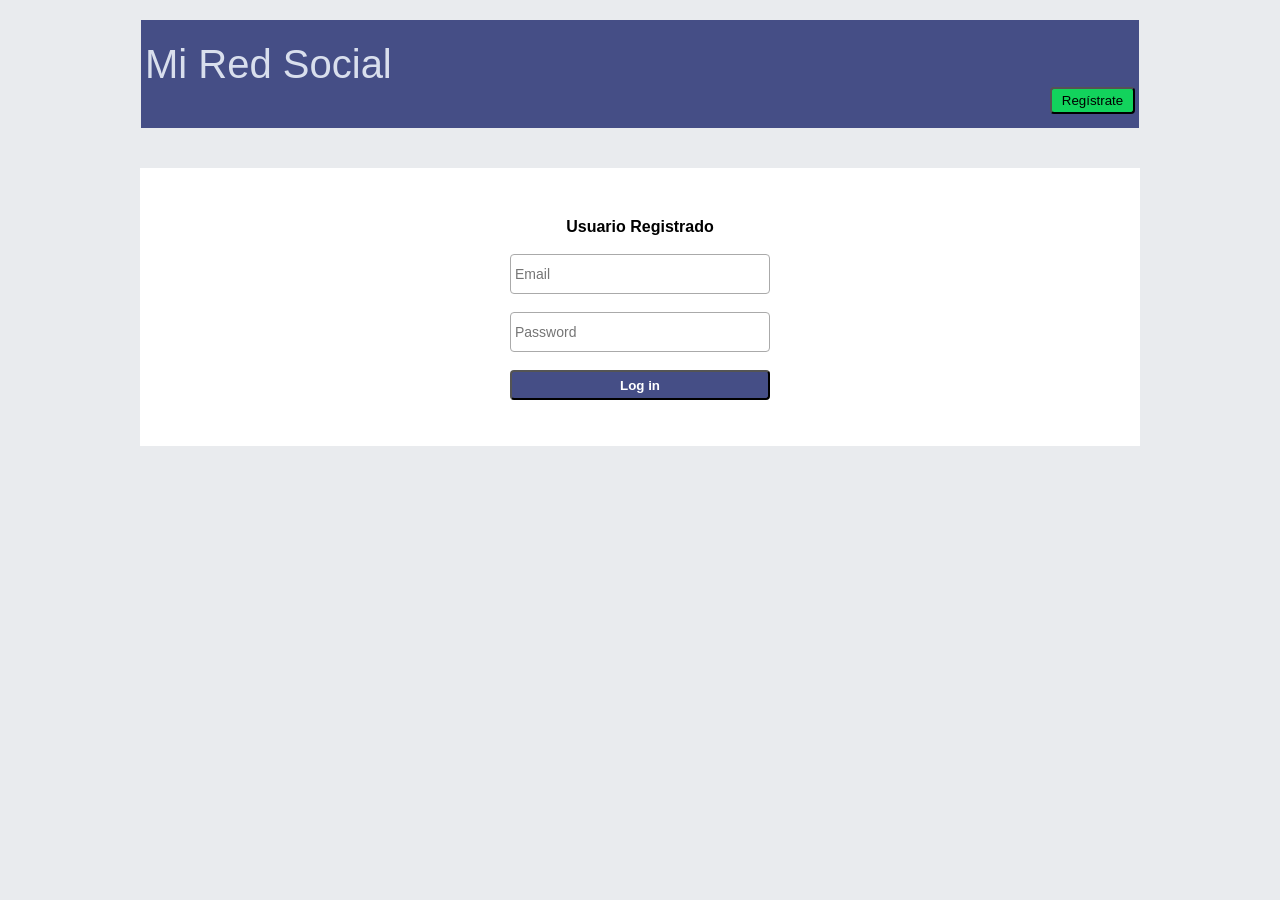
<file: index.html>
<!DOCTYPE html>
<html lang="en">
<head>
    <meta charset="UTF-8">
    <meta name="viewport" content="width=device-width, initial-scale=1.0">
    <title>Red Social Simplificada</title>
    <link rel="stylesheet" href="styles.css">
</head>

 <body style="font-family: Arial, Helvetica, Monospace;background-color: #e9ebee;">
    <div id="barraprincipal" >
        <br>
        <div style="font-size: 40px;">Mi Red Social</div>
        <button onclick="" id="boton_registro">Regístrate</button>
    </div>
    <div id="barra2">
         Usuario Registrado<br><br>
         <input type="text" id="text" placeholder="Email"><br><br>
         <input type="password" id="text" placeholder="Password"><br><br>
         <button onclick="" id="button">Log in</button><br><br><br>
    </div>
<script src="script.js" defer></script>
</body>
</html>
</file>
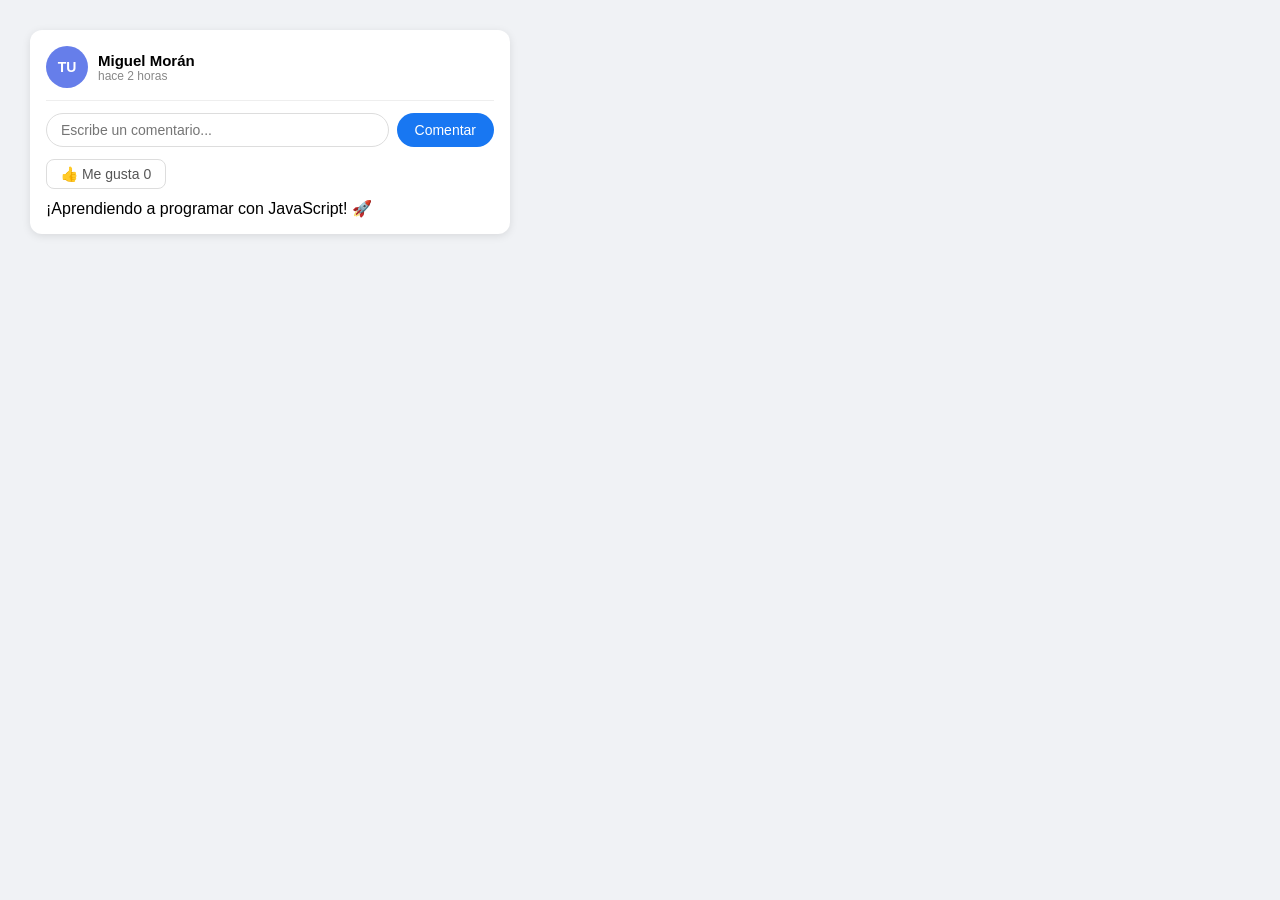
<file: tarjeta.html>
<!DOCTYPE html>
<html lang="en">
<head>
    <meta charset="UTF-8">
    <meta name="viewport" content="width=device-width, initial-scale=1.0">
    <title>Mi red social</title>
    <link rel="stylesheet" href="styles.css">
<style>
*{
    box-sizing: border-box;
    margin:     0;
    padding:    0;
  }

  body {
    background-color: #f0f2f5;   
    font-family:      Arial, sans-serif;
    padding:          30px;
  }

  .card {
    background:    white;
    border-radius: 12px;      
    padding:       16px;
    max-width:     480px;     
    box-shadow:    0 2px 8px rgba(0,0,0,0.1); 
  }

  /* Encabezado en fila horizontal */
  .post-header {
    display:       flex;       
    align-items:   center;
    gap:           10px;      
    margin-bottom: 12px;
  }

  .avatar {
    width:           42px;
    height:          42px;
    border-radius:   50%;   
    background-color: #667eea; 
    color:           white;
    font-weight:     bold;
    font-size:       14px;
    display:         flex;
    align-items:     center;
    justify-content: center; 
    flex-shrink:     0;       
  }

  .nombre {
    font-weight: bold;
    font-size:   15px;
  }

  .tiempo {
    font-size: 12px;
    color:     #888;    

  .post-texto {
    margin-bottom: 12px;
    line-height:   1.5;
    font-size:     15px;
  }
  }

    .separador {
    border:     none;
    border-top: 1px solid #eee;
    margin:     12px 0;
  }

 
  .comentar-fila {
    display:       flex;
    gap:           8px;
    margin-bottom: 12px;
  }

  #campo-comentario {
    flex:          1;          
    padding:       8px 14px;
    border:        1px solid #ddd;
    border-radius: 20px;
    font-size:     14px;
    outline:       none;       
  }

  #btn-comentar {
    background:    #1877f2;   
    color:         white;
    border:        none;
    border-radius: 20px;
    padding:       8px 18px;
    font-size:     14px;
    cursor:        pointer;   
  }

   #btn-comentar:hover {
    background: #1060c9;
  }

  .comentario {
    display:       flex;
    align-items:  flex-start;
    gap:           8px;
    margin-bottom: 8px;
  }

  .comentario-avatar {
    width:           30px;
    height:          30px;
    border-radius:   50%;
    background-color: #ccc;
    display:         flex;
    align-items:     center;
    justify-content: center;
    font-size:       11px;
    font-weight:     bold;
    color:           white;
    flex-shrink:     0;
  }

  .comentario-burbuja {
    background:    #f0f2f5;
    border-radius: 12px;
    padding:       6px 12px;
    font-size:     14px;
    line-height:   1.4;
  }

    .acciones { margin-bottom: 10px; }

  .btn-accion {
    background:    none;
    border:        1px solid #ddd;
    border-radius: 8px;
    padding:       6px 14px;
    font-size:     14px;
    cursor:        pointer;
    color:         #555;
    transition:    all 0.2s;
  }

  /* Estado activo: fondo azul claro y texto azul */
  .btn-accion.activo {
    background:   #e7f3ff;
    border-color: #1877f2;
    color:        #1877f2;
    font-weight:  bold;
  }
  </style>
    </head>
<body>
    <div class="card">
      <div class="post-header">
          <div class="avatar">TU</div>
        <div>
            <p class="nombre">Miguel Morán</p>
            <p class="tiempo">hace 2 horas</p>
        </div>
    </div>

  <p class="post-texto">
      <hr class="separador">
  <div class="comentar-fila">

    <input
      type="text"
      id="campo-comentario"
      placeholder="Escribe un comentario..."
    >

    <button id="btn-comentar">
      Comentar
    </button>

  </div>
  <div id="lista-comentarios">
  </div>
    <div class="acciones">
    <button id="btn-like" class="btn-accion">
      👍 Me gusta <span id="contador-likes">0</span>
    </button>
  </div>  
    ¡Aprendiendo a programar con JavaScript! 🚀
  </p>

</div>

<script>

  // ── PASO A: Buscar los elementos por su id ──────────────
  const boton            = document.getElementById('btn-comentar');
  const campo            = document.getElementById('campo-comentario');
  const listaComentarios = document.getElementById('lista-comentarios');

  // ── PASO B: Array en memoria donde guardamos los textos ─
  const comentarios = [];

  // ── PASO C: La función que hace todo el trabajo ─────────
  function agregarComentario() {

    // 1. Leer el texto del campo (.trim() elimina espacios extras)
    const texto = campo.value.trim();

    // 2. Si está vacío, salir sin hacer nada
    if (texto === '') return;

    // 3. Guardar el texto en el array
    comentarios.push(texto);

    // 4. Crear el div contenedor del comentario
    const divComentario = document.createElement('div');
    divComentario.className = 'comentario';

    // 5. Crear el avatar pequeño
    const avatar = document.createElement('div');
    avatar.className         = 'comentario-avatar';
    avatar.textContent       = 'YO';         // ← pon tus iniciales aquí
    avatar.style.backgroundColor = '#667eea'; // ← mismo color que tu avatar

    // 6. Crear la burbuja con el texto
    const burbuja = document.createElement('div');
    burbuja.className   = 'comentario-burbuja';
    burbuja.textContent = texto;

    // 7. Ensamblar: poner avatar y burbuja dentro del div
    divComentario.appendChild(avatar);
    divComentario.appendChild(burbuja);

    // 8. Agregar el comentario completo a la lista en pantalla
    listaComentarios.appendChild(divComentario);

    // 9. Limpiar el campo y volver a poner el cursor ahí
    campo.value = '';
    campo.focus();
  }

  // ── PASO D: Conectar la función a los eventos ───────────

  // Al hacer clic en el botón
  boton.addEventListener('click', agregarComentario);

  // Al presionar Enter en el campo
  campo.addEventListener('keydown', function(evento) {
    if (evento.key === 'Enter') {
      agregarComentario();
    }
  });

  let likes   = 0;
  let dioLike = false;  // false = no le dio like todavía

  const btnLike  = document.getElementById('btn-like');
  const contador = document.getElementById('contador-likes');

  btnLike.addEventListener('click', function() {

    if (dioLike) {
      // Ya había dado like → quitar like
      likes--;
      dioLike = false;
      btnLike.classList.remove('activo');  // quita el estilo azul
    } else {
      // No había dado like → dar like
      likes++;
      dioLike = true;
      btnLike.classList.add('activo');    // agrega el estilo azul
    }

    // Actualizar el número visible
    contador.textContent = likes;
  });


</script>
</body>
</html>
</file>
<file: styles.css>
body{
  font-family: "Open Sans", sans-serif;
}

:root{
    scroll-behavior: auto;
}

#barraprincipal{height:100px;
    background-color: lch(34.42% 34.58 285.49);
    width: 990px;
    margin:auto;
    margin-top: 20px;
    color: #d9dfed;
    padding: 4px;
}

#boton_registro{
    background-color: hsl(143, 84%, 45%);
    width: 85px;
    text-align: center;
    padding: 4px;
    border-radius: 4px;
    float:right;
    cursor: pointer;
}

#barra2{
   background-color: white;
   width: 980px;
   margin:auto;
   margin-top: 40px;
   padding:10px;
   padding-top: 50px;
   text-align: center;
   font-weight: bold;
}

#text{
    height: 30px;
    width: 250px;
    border-radius: 4px;
    border:solid 1px #aaa;
    padding: 4px;
    font-size: 14px;
}

#button{
    width: 260px;
    height: 30px;
    border-radius: 4px;
    font-weight: bold;
    border-radius:4px;
    background-color: lch(34.42% 34.58 285.49);
    color: white;
    cursor: pointer;
    transition: .3s ease;
}

button:hover {
    transform: scale(1.05);
}

.contenedor{
    width: 90%;
    max-width: 1200px;
    overflow: hidden;
    margin: auto;
    padding: 60px 0;
}

header{
    height: 100vh;
    background-image: linear-gradient(to top, rgba(161, 140, 209, 0.397) 0%, rgba(251, 194, 235, 0.349) 100%), url(../Imagenes/istockphoto-2211084069-1024x1024.jpg);
    background-repeat: no-repeat;
    background-size: cover;
    background-attachment: fixed;
    background-position: center;

}

.head{
    text-align:center;
    padding: 0;
    height: 100%;
    display: flex;
    justify-content: center;
    align-items: center;
    flex-direction: column;
    color: #fff;
}

.menu-navegacion{
    position: fixed;
    top: 0;
    right: 0;
    width: 30vw;
    height: 100%;
    background-image: linear-gradient(135deg, #667eea 0%, #764ba2 100%);
    display: flex;
    flex-direction: column;
    justify-content: space-evenly;
    align-items: center;
    transition: transform .3s ease-in-out;
    transform: translate(110%);
    box-shadow: 0 0 6px rgba(0, 0, 0, .5);
}

.menu{
    position: fixed;
    top: 30px;
    right: 30px;
    background: #fff;
    width: 40px;
    height: 40px;
    cursor: pointer;
    border-radius: 10px;
    box-shadow: 0 0 6px rgba(0, 0, 0, .5);
}


.spread{
    transform: translate(0);
}

.menu-navegacion{
    color: #fff;
    text-decoration: none;
}

.titulo{
    font-size: 60px;
    margin-bottom: 15px;

}

.copy{
    font-weight: 400;
    font-size: 30px;
}

.subtitulo{
    text-align: center;
    font-weight: 300;
    color: #9f8ad0;
    margin-bottom: 40px;
    font-size: 40px;
}

.contenedor-servicio{
    display: flex;
    justify-content: space-evenly;
    align-items: center;
    flex-wrap: wrap;
}

.contenedor-servicio img{
    width: 40%;  
}

.checklist-servicio{
    with: 45%;
}

.service{
    magin-bottom: 20px;
}

.n-service{
    margin-bottom: 7px;
    color: #9f8ad0;
}

.number{
   display: inline-block;
   background-image: linear-gradient(to top, #a18cd1 0%, #fbc2eb 100%);
   width: 30px;
   height: 30px;
   color: #fff;
   text-align: center;
   border-radius: 50%;
   font-weight: 700;
   line-height: 30px;
   margin-right: 5px;
}

.gallery{
    background: #f2f2f2;
}

.contenedor-galeria{
    display: flex;
    justify-content: space-evenly;
    flex-wrap: wrap;
}

.img-galeria{
    object-fit: cover;
    width: 30%;
    display: block;
    margin-bottom: 15px;
    box-shadow: 0 0 6px rgab(0, 0, 0, .5);
    cursor: pointer;
}

.imagen-light{
    position: fixed;
    background: rgba(0,0,0, .6);
    width: 100%;
    height: 100%;
    top: 0;
    left: 0;
    display: flex;
    justify-content: center;
    align-items: center;
    transform: translate(100%);
    transition: transform .2s ease-in-out;
}

.show{
    transform: translate(0);
}

.agregar-imagen{
    object-fit: cover;
    width: 60%;
    border-radius: 10px;
    transform: scale(0);
    transition: transform .3s .2s;
}

.showImage{
    transform: scale(1);
}


.close{
    position: absolute;
    top: 15px;
    right: 15px;
    width: 40px;
    cursor: pointer;
}

.experts{
    display: flex;
    justify-content: space-evenly;
    align-items: right;
    flex-wrap: wrap;
}

.cont-expert{
    width: 10%;
    text-align: center;
    margin-bottom: 20px;
}

.cont-expert img{
    width: 80%;
    display: block;
    margin: auto;
}

.n-expert{
   display: inline-block;
   margin-top: 20px;
   width: 100%;
   font-weight: 400; 
}

footer{
    background: #9f8ad0;
    padding-bottom: 0.1px;
}

.footer-content{
    display: flex;
    justify-content: space-between;
    align-items: center;
    flex-wrap: wrap;
    padding-top: 60px;
    padding-bottom: 40px;
}

.contact-us{
    width: 40%;
    color: #fff;
}

.brand{
    font-weight: 500;
    font-size: 40px;
}

.brand+p{
    font-weight: 500;
}

.social-media{
    width: 50%;
    display: flex;
    justify-content: flex-end;
}

.social-media-icon{
    display: inline-block;
    margin-left: 20px;
    width: 60px;
    height: 60px;
    border: 1px solid #fff;
    border-radius: 50%;
    text-align: center;
    color: #fff;
}

.social-media-icon:hover{
    background: #fff;
    color: #764ba2;
}

.social-media-icon i{
    font-size: 30px;
    line-height: 60px;
}

.line{
   width: 90%;
   max-width: 1200px;
   margin: 0 auto;
   height: 2px;
   background: #fff;
   margin-bottom: 60px;
}

@media screen and (max-width:800px){
    .menu-navegacion{
        width: 50vw;
    }
    .titulo{
        font-size: 40px;
    }

    .contenedor-servicio img{
        width: 80%;
        margin-bottom: 40px;
    }

    .checklist-Servicio{
        width: 80%;
    }

    .service{
        margin-bottom: 30px;
    }

    .agregar-imagen{
        width: 80%;
    }

    .img-galeria{
        width: 45%;
     }

  .cont-expert{
    width: 80%;
    }

    .footer-content{
        justify-content: center;
    }
    .social-media{
        width: 80%;
        justify-content: space-evenly;
    }

    .social-media i{
        margin-left: 0;
    }

    .social-media-icon{
        margin-left: 0;
    }
    .contact-us{
        text-align: center;
        width: 80%;
        margin-bottom: 40px;
    }
}

@media screen and (max-with:500){
    .menu-navegacion{
        width: 65vw;
    }

    .menu{
        top: 20px;
        right: 20px;
    }

    .titulo{
        font-size: 30px;
    }

    .subtitulo{
        font-size: 30px;
    }
    .agregar-imagen{
        width: 95%
    }

    .img-galeria{
        width: 95%;
    }

    .social-media{
        width: 100%;
    }

    .contact-us{
        width: 90%;
    }
}
</file>
